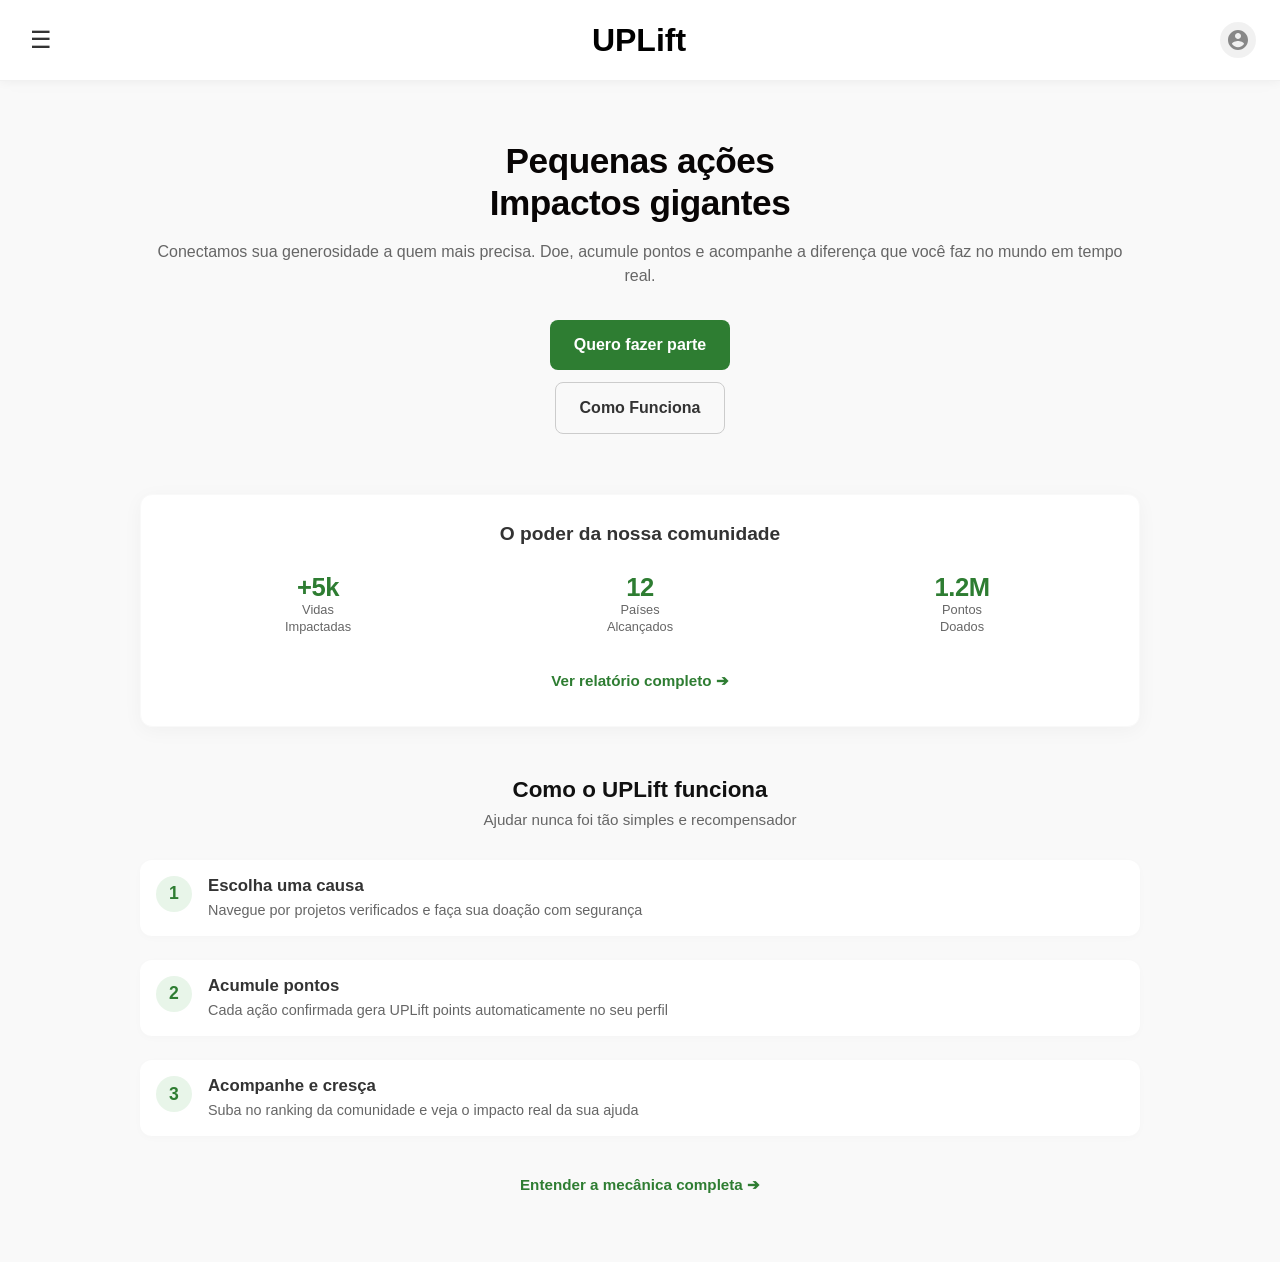
<file: index.html>
<!DOCTYPE html>
<html lang="pt-br">
<head>
    <meta charset="UTF-8">
    <meta name="viewport" content="width=device-width, initial-scale=1.0">
    <title>UPLift</title>
    <link rel="stylesheet" href="estilos/style.css">
    <script src="script/script.js" defer></script>
</head>
<body>
    <header id="main-header">
        <button id="menu-btn">☰</button>    
        <h1>UPLift</h1>
        <nav id="menu-mobile">
            <ul>
                <li><a href="#" id="link-menu-impacto">IMPACTO</a></li>
                <li><a href="#" id="link-menu-funcionamento">FUNCIONAMENTO</a></li>
                <li><a href="#" id="link-menu-cadastro">CADASTRO</a></li>
                <li><a href="#" id="link-menu-login">LOGIN</a></li>
            </ul>
        </nav>

        <div id="perfil-usuario">
           <button id="btn-avatar">
                <svg viewBox="0 0 24 24" fill="#888888" height="24" width="24" xmlns="http://www.w3.org/2000/svg">
                <path d="M12 2C6.48 2 2 6.48 2 12s4.48 10 10 10 10-4.48 10-10S17.52 2 12 2zm0 3c1.66 0 3 1.34 3 3s-1.34 3-3 3-3-1.34-3-3 1.34-3 3-3zm0 14.2c-2.5 0-4.71-1.28-6-3.22.03-1.99 4-3.08 6-3.08 1.99 0 5.97 1.09 6 3.08-1.29 1.94-3.5 3.22-6 3.22z"></path>
                </svg>
           </button>
        </div>
    </header>

    <main id="conteudo-principal">
        <section id="inicio">
            <div id="inicio-conteudo">
                <h2>Pequenas ações<br>Impactos gigantes</h2>
                <p>Conectamos sua generosidade a quem mais precisa. Doe, acumule pontos e acompanhe a diferença que você faz no mundo em tempo real.</p>
                <div id="botoes-inicio">
                    <button class="btn-primario" id="btn-iniciar-cadastro">Quero fazer parte</button>
                    <button class="btn-secundario" id="btn-funcionamento">Como Funciona</button>
                </div>
            </div>
        </section>

        <section id="impacto-preview">
            <div class="impacto-card">
                <h3>O poder da nossa comunidade</h3>

                <div class="grid-numeros">
                    <div class="numero-item">
                        <span class="numero-destaque">+5k</span>
                        <span class="numero-texto">Vidas<br>Impactadas</span>
                    </div>
                    <div class="numero-item">
                        <span class="numero-destaque">12</span>
                        <span class="numero-texto">Países<br>Alcançados</span>
                    </div>
                    <div class="numero-item">
                        <span class="numero-destaque">1.2M</span>
                        <span class="numero-texto">Pontos<br>Doados</span>
                    </div>
                </div>

                <a href="#" class="link-saiba-mais" id="btn-ver-relatorio">Ver relatório completo ➔</a>
            </div>
        </section>

        <section id="loja-preview" style="display: none;">
            <div class="impacto-card">
                <h3>UPLift Store</h3>
                <p style="color: #666; font-size: 0.95rem; margin-bottom: 20px;">Use seus UPLift Points para resgatar passagens, cupons de apps de entrega, descontos em faculdades e streamings.</p>
                
                <button id="btn-acessar-loja" class="btn-secundario btn-full" style="display: flex; justify-content: center; align-items: center; gap: 8px;">
                    <span style="font-size: 1.2rem;">🛍️</span> Entrar na Loja
                </button>

                <div class="container-patrocinadores">
                    <span class="titulo-patrocinadores">Marcas que apoiam essa ideia:</span>
                    <div class="carrossel-patrocinadores">
                        <div class="trilha-patrocinadores">
                            <div class="patrocinador-item">✈️ VoeMais Air</div>
                            <div class="patrocinador-item">🎬 CineStream</div>
                            <div class="patrocinador-item">🍔 FoodFast</div>
                            <div class="patrocinador-item">🎓 UniEnsino</div>
                            <div class="patrocinador-item">🛍️ MegaShop</div>
                            
                            <div class="patrocinador-item">✈️ VoeMais Air</div>
                            <div class="patrocinador-item">🎬 CineStream</div>
                            <div class="patrocinador-item">🍔 FoodFast</div>
                            <div class="patrocinador-item">🎓 UniEnsino</div>
                            <div class="patrocinador-item">🛍️ MegaShop</div>
                        </div>
                    </div>
                </div>
            </div>
        </section>

        <section id="como-funciona-preview">
            
            <div id="bloco-visitante">
                <div class="como-funciona-header">
                    <h3>Como o UPLift funciona</h3>
                    <p>Ajudar nunca foi tão simples e recompensador</p>
                </div>

                <div class="passos-container">
                    <div class="passo-item">
                        <div class="passo-numero">1</div>
                        <div class="passo-texto">
                            <h4>Escolha uma causa</h4>
                            <p>Navegue por projetos verificados e faça sua doação com segurança</p>
                        </div>
                    </div>
                    <div class="passo-item">
                        <div class="passo-numero">2</div>
                        <div class="passo-texto">
                            <h4>Acumule pontos</h4>
                            <p>Cada ação confirmada gera UPLift points automaticamente no seu perfil</p>
                        </div>
                    </div>
                    <div class="passo-item">
                        <div class="passo-numero">3</div>
                        <div class="passo-texto">
                            <h4>Acompanhe e cresça</h4>
                            <p>Suba no ranking da comunidade e veja o impacto real da sua ajuda</p>
                        </div>
                    </div>
                </div>
                
                <a href="#" class="link-saiba-mais btn-centralizado">Entender a mecânica completa ➔</a>
            </div> <div id="bloco-usuario-logado" style="display: none;">
                <div class="como-funciona-header">
                    <h3>Meu Impacto Pessoal</h3>
                    <p>O reflexo da sua generosidade no mundo.</p>
                </div>

                <div class="grid-numeros" style="margin-bottom: 32px;">
                    <div class="numero-item">
                        <span class="numero-destaque" style="color: #2e7d32;">3</span>
                        <span class="numero-texto">Doações<br>Realizadas</span>
                    </div>
                    <div class="numero-item">
                        <span class="numero-destaque" style="color: #2e7d32;">15</span>
                        <span class="numero-texto">Vidas<br>Alcançadas</span>
                    </div>
                    <div class="numero-item">
                        <span class="numero-destaque" style="font-size: 1.5rem; margin-bottom: 6px;">Água</span>
                        <span class="numero-texto">Causa<br>Favorita</span>
                    </div>
                </div>
                
                <a href="#" class="link-saiba-mais btn-centralizado">Ver relatório detalhado ➔</a>
            </div>

        </section>
    </main>
    <div id="modal-perfil" class="js-modal-overlay">
        <div id="modal-box">
            <button id="fechar-modal" class="fechar-modal-cadastro js-fechar-modal">X</button>
            <div class="modal-avatar">FN</div>
            <h2 class="modal-nome">Felipe Neves</h2>
            <span class="modal-pontos">1250 pts</span>

            <button id="btn-deslogar" class="btn-sair">Sair da conta</button>
        </div>
    </div>
    <div id="modal-tipo-cadastro" class="js-modal-overlay">
        <div class="modal-box-cadastro">
            <button class="fechar-modal-cadastro js-fechar-modal" id="fechar-tipo-cadastro">X</button>
            <h2 class="titulo-cadasstro">Junte-se ao UPLift</h2>
            <p class="subtitulo-cadastro">Como você deseja participar da nossa comunidade?</p>

            <div class="opcoes-cadastro">
                <button id="btn-escolha-doador" class="btn-opcao">
                    <span class="opcao-icone">👤</span>
                    <div class="opcao-texto">
                        <strong>Doador</strong>
                        <span>Quero apoiar causas e acumular pontos</span>
                    </div>
                </button>

                <button id="btn-escolha-empresa" class="btn-opcao">
                    <span class="opcao-icone">🏢</span>
                    <div class="opcao-texto">
                        <strong>Empresa Parceira</strong>
                        <span>Quero oferecer recompensas e apoiar</span>
                    </div>
                </button>
            </div>    

            <div class="link-login-rodape">
                Já tem uma conta? <a href="#" id="link-abrir-login">Faça Login</a>
            </div>            
        </div>
    </div>   
    
    <div id="modal-login" class="js-modal-overlay">
        <div class="modal-box-login">
            <button class="fechar-modal-login js-fechar-modal">X</button>
            <h2 class="titulo-login">Bem vindo de volta!</h2>
            <p class="subtitulo-login">Acesse sua conta para continuar impactando o mundo</p>

            <form id="form-login">
                <div class="grupo-input">
                    <label for="login-email">E-mail</label>
                    <input type="email" id="login-email" placeholder="seu@email.com" required>
                </div>
                <div class="grupo-input">
                    <label for="login-senha">Senha</label>
                    <input type="password" id="login-senha" placeholder="123senha" required>
                </div>

                <div class="opcoes-extras-login">
                    <a href="#" class="link-esqueci-senha">Esqueceu a senha?</a>
                </div>

                <button type="submit" class="btn-primario btn-full">Entrar</button>
            </form>

            <div class="link-login-rodape">
                Não tem uma conta? <a href="#" id="link-abrir-cadastro-pelo-login">Cadastre-se</a>
            </div>
        </div>
    </div>

    <div id="modal-doacao" class="js-modal-overlay">
        <div class="modal-box-cadastro">
            <button class="fechar-modal-cadastro js-fechar-modal">✕</button>
            <h2 class="titulo-cadastro">Faça sua Doação</h2>
            <p class="subtitulo-cadastro">Escolha a causa e o valor para transformar vidas.</p>

            <form id="form-doacao">
                <div class="grupo-input">
                    <label for="doacao-causa">Causa / Instituição</label>
                    <select id="doacao-causa" required>
                        <option value="" disabled selected>Selecione um projeto...</option>
                        <option value="agua">Água Limpa Para Todos (Angola)</option>
                        <option value="educacao">Educação Sem Fronteiras (Brasil)</option>
                        <option value="refugio">Refúgio e Esperança (Síria)</option>
                        <option value="saude">Saúde e Nutrição Infantil (Haiti)</option>
                    </select>
                </div>

                <div class="grupo-input">
                    <label for="doacao-valor">Valor da doação (R$)</label>
                    <input type="number" id="doacao-valor" placeholder="Ex: 50" min="5" step="1" required>
                </div>

                <div class="preview-pontos">
                    <span>Pontos gerados:</span>
                    <strong id="pontos-calculados">0 pts</strong>
                </div>

                <button type="submit" class="btn-primario btn-full" style="margin-top: 8px;">Confirmar Doação</button>
            </form>
        </div>
    </div>

    <div id="modal-loja-manutencao" class="js-modal-overlay">
        <div class="modal-box-cadastro" style="padding-top: 0; overflow: hidden;"> <div class="faixa-manutencao">
                🚧 EM CONSTRUÇÃO 🚧
            </div>
            
            <button class="fechar-modal-cadastro js-fechar-modal" style="top: 48px;">✕</button>
            
            <div style="padding: 24px 0 0 0; text-align: center;">
                <h2 class="titulo-cadastro" style="margin-bottom: 12px;">Loja em Breve!</h2>
                <p class="subtitulo-cadastro" style="line-height: 1.5;">Seção ainda em construção.</p>
                <p class="subtitulo-cadastro" style="line-height: 1.5; color: #111;">Continue acumulando seus <strong>pontos vitalícios</strong>. Avisaremos você assim que novos itens e resgates maravilhosos forem disponibilizados na loja!</p>
                
                <button class="btn-primario js-fechar-modal" style="margin-top: 24px; width: 100%;">Entendi, vou juntar pontos</button>
            </div>
        </div>
    </div>
</body>
</html>
</file>
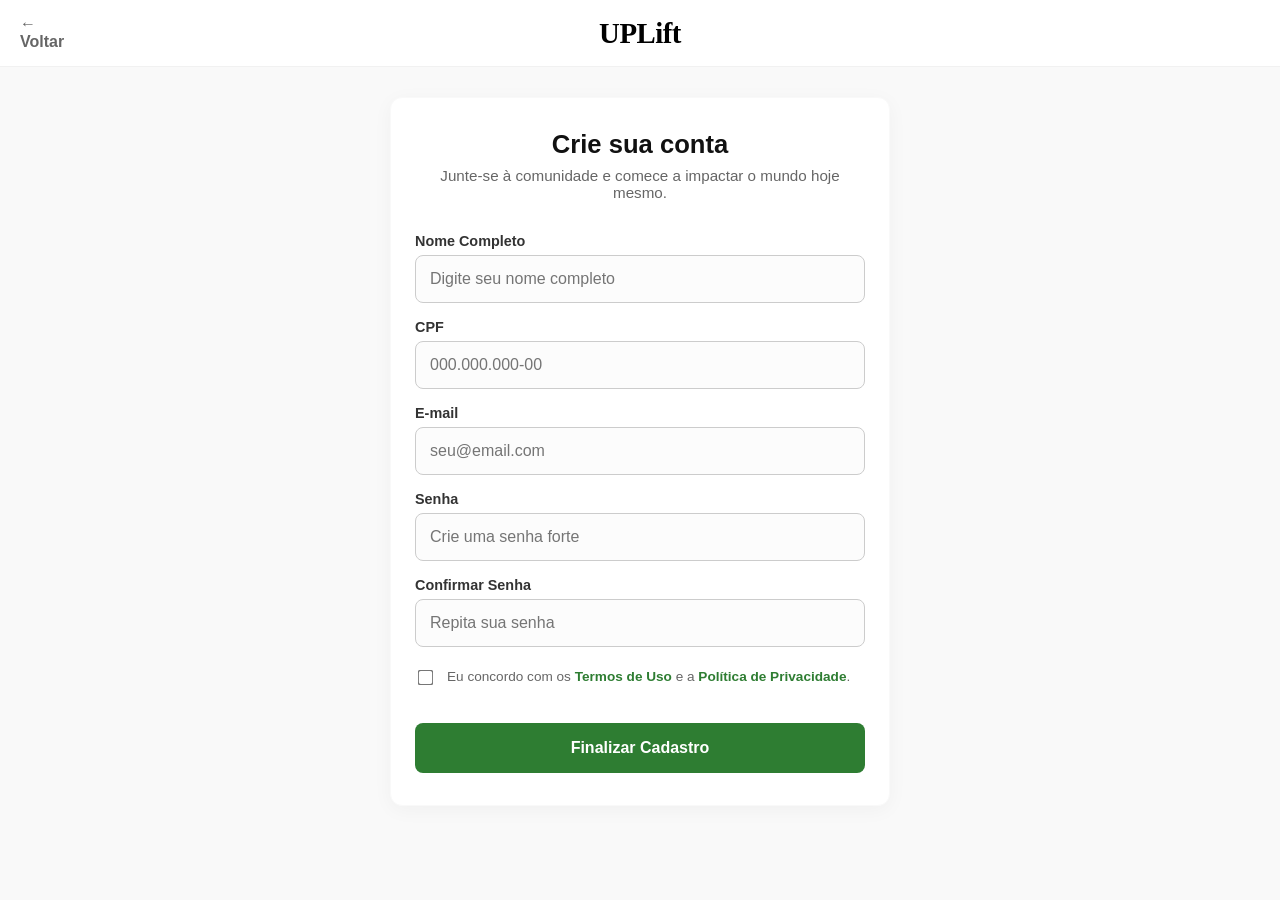
<file: cadastro-doador.html>
<!DOCTYPE html>
<html lang="pt-br">
<head>
    <meta charset="UTF-8">
    <meta name="viewport" content="width=device-width, initial-scale=1.0">
    <title>Cadastro Doador</title>
    <link rel="stylesheet" href="estilos/style.css">
</head>
<body style="background-color: #f9f9f9;">
    <header class="header-simples">
        <a href="index.html" class="btn-voltar">← Voltar</a>
        <h1 class="logo-simples">UPLift</h1>
        <div style="width: 60px;"></div>
    </header>

    <main class="container-cadastro-pagina">
        <div class="box-formulario-pagina">
            <div class="cabecalho-form">
                <h2>Crie sua conta</h2>
                <p>Junte-se à comunidade e comece a impactar o mundo hoje mesmo.</p>
            </div>

            <form id="form-cadastro-doador">
                <div class="grupo-input">
                    <label for="cad-nome">Nome Completo</label>
                    <input type="text" id="cad-nome" placeholder="Digite seu nome completo" required>
                </div>

                <div class="grupo-input">
                    <label for="cad-cpf">CPF</label>
                    <input type="text" id="cad-cpf" placeholder="000.000.000-00" required>
                </div>

                <div class="grupo-input">
                    <label for="cad-email">E-mail</label>
                    <input type="email" id="cad-email" placeholder="seu@email.com" required>
                </div>

                <div class="grupo-input">
                    <label for="cad-senha">Senha</label>
                    <input type="password" id="cad-senha" placeholder="Crie uma senha forte" required>
                </div>

                <div class="grupo-input">
                    <label for="cad-confirma-senha">Confirmar Senha</label>
                    <input type="password" id="cad-confirma-senha" placeholder="Repita sua senha" required>
                </div>

                <div class="termos-aceite">
                    <input type="checkbox" id="cad-termos" required>
                    <label for="cad-termos">Eu concordo com os <a href="#">Termos de Uso</a> e a <a href="#">Política de Privacidade</a>.</label>
                </div>

                <button type="submit" class="btn-primario btn-full" style="margin-top: 16px;">Finalizar Cadastro</button>
            </form>
        </div>
    </main>
</body>
</html>
</file>
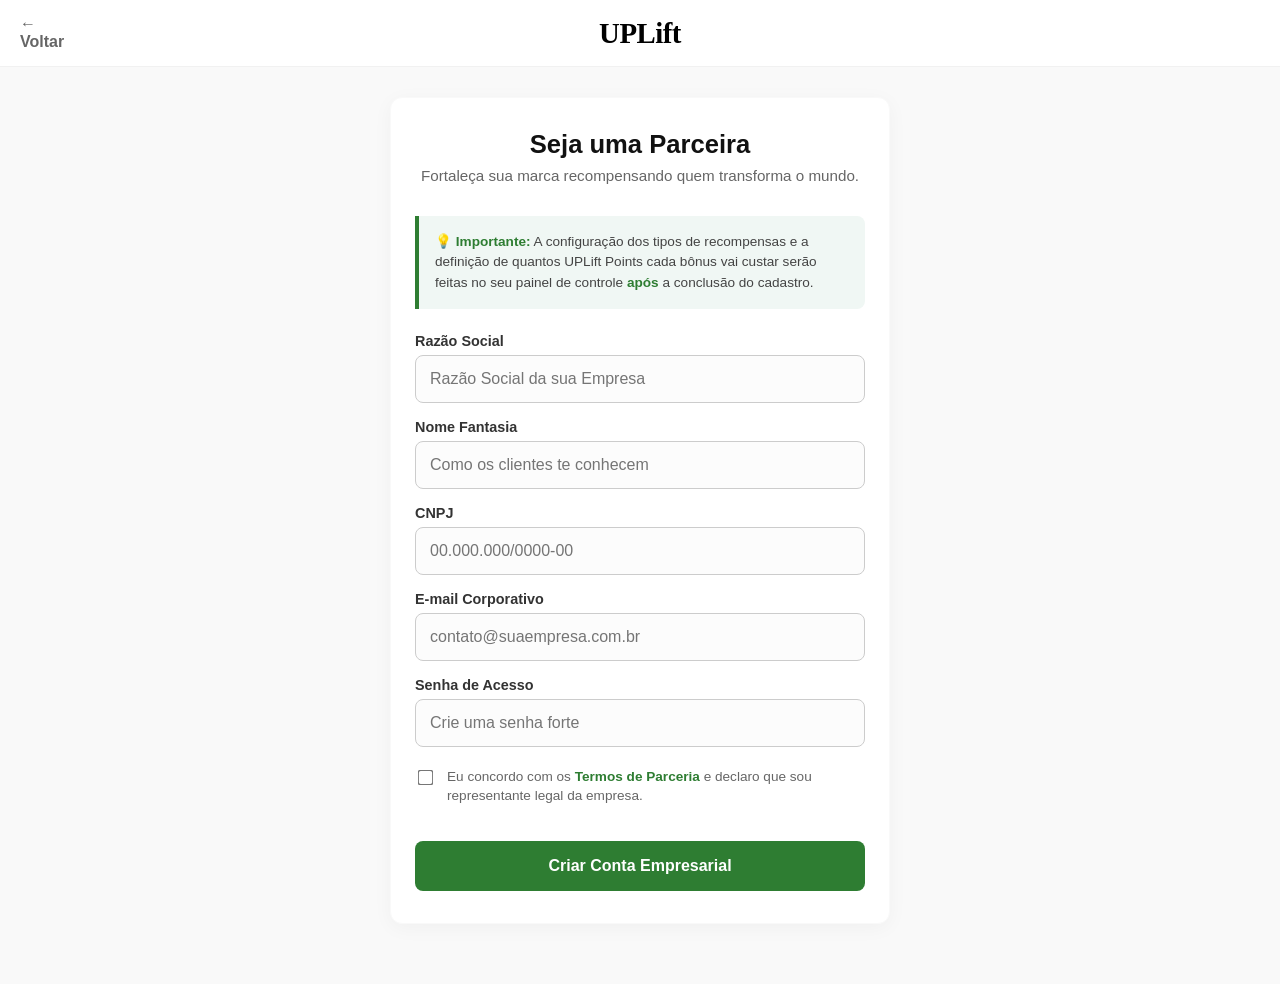
<file: cadastro-empresa.html>
<!DOCTYPE html>
<html lang="pt-br">
<head>
    <meta charset="UTF-8">
    <meta name="viewport" content="width=device-width, initial-scale=1.0">
    <title>Cadastro Empresa - UPLift</title>
    <link rel="stylesheet" href="estilos/style.css">
</head>
<body style="background-color: #f9f9f9;">
    
    <header class="header-simples">
        <a href="index.html" class="btn-voltar">← Voltar</a>
        <h1 class="logo-simples">UPLift</h1>
        <div style="width: 60px;"></div>
    </header>

    <main class="container-cadastro-pagina">
        <div class="box-formulario-pagina">
            <div class="cabecalho-form">
                <h2>Seja uma Parceira</h2>
                <p>Fortaleça sua marca recompensando quem transforma o mundo.</p>
            </div>

            <div class="aviso-configuracao">
                <strong>💡 Importante:</strong> A configuração dos tipos de recompensas e a definição de quantos UPLift Points cada bônus vai custar serão feitas no seu painel de controle <strong>após</strong> a conclusão do cadastro.
            </div>

            <form id="form-cadastro-empresa">
                <div class="grupo-input">
                    <label for="cad-emp-razao">Razão Social</label>
                    <input type="text" id="cad-emp-razao" placeholder="Razão Social da sua Empresa" required>
                </div>

                <div class="grupo-input">
                    <label for="cad-emp-fantasia">Nome Fantasia</label>
                    <input type="text" id="cad-emp-fantasia" placeholder="Como os clientes te conhecem" required>
                </div>

                <div class="grupo-input">
                    <label for="cad-emp-cnpj">CNPJ</label>
                    <input type="text" id="cad-emp-cnpj" placeholder="00.000.000/0000-00" required>
                </div>

                <div class="grupo-input">
                    <label for="cad-emp-email">E-mail Corporativo</label>
                    <input type="email" id="cad-emp-email" placeholder="contato@suaempresa.com.br" required>
                </div>

                <div class="grupo-input">
                    <label for="cad-emp-senha">Senha de Acesso</label>
                    <input type="password" id="cad-emp-senha" placeholder="Crie uma senha forte" required>
                </div>

                <div class="termos-aceite">
                    <input type="checkbox" id="cad-emp-termos" required>
                    <label for="cad-emp-termos">Eu concordo com os <a href="#">Termos de Parceria</a> e declaro que sou representante legal da empresa.</label>
                </div>

                <button type="submit" class="btn-primario btn-full" style="margin-top: 16px;">Criar Conta Empresarial</button>
            </form>
        </div>
    </main>

</body>
</html>
</file>
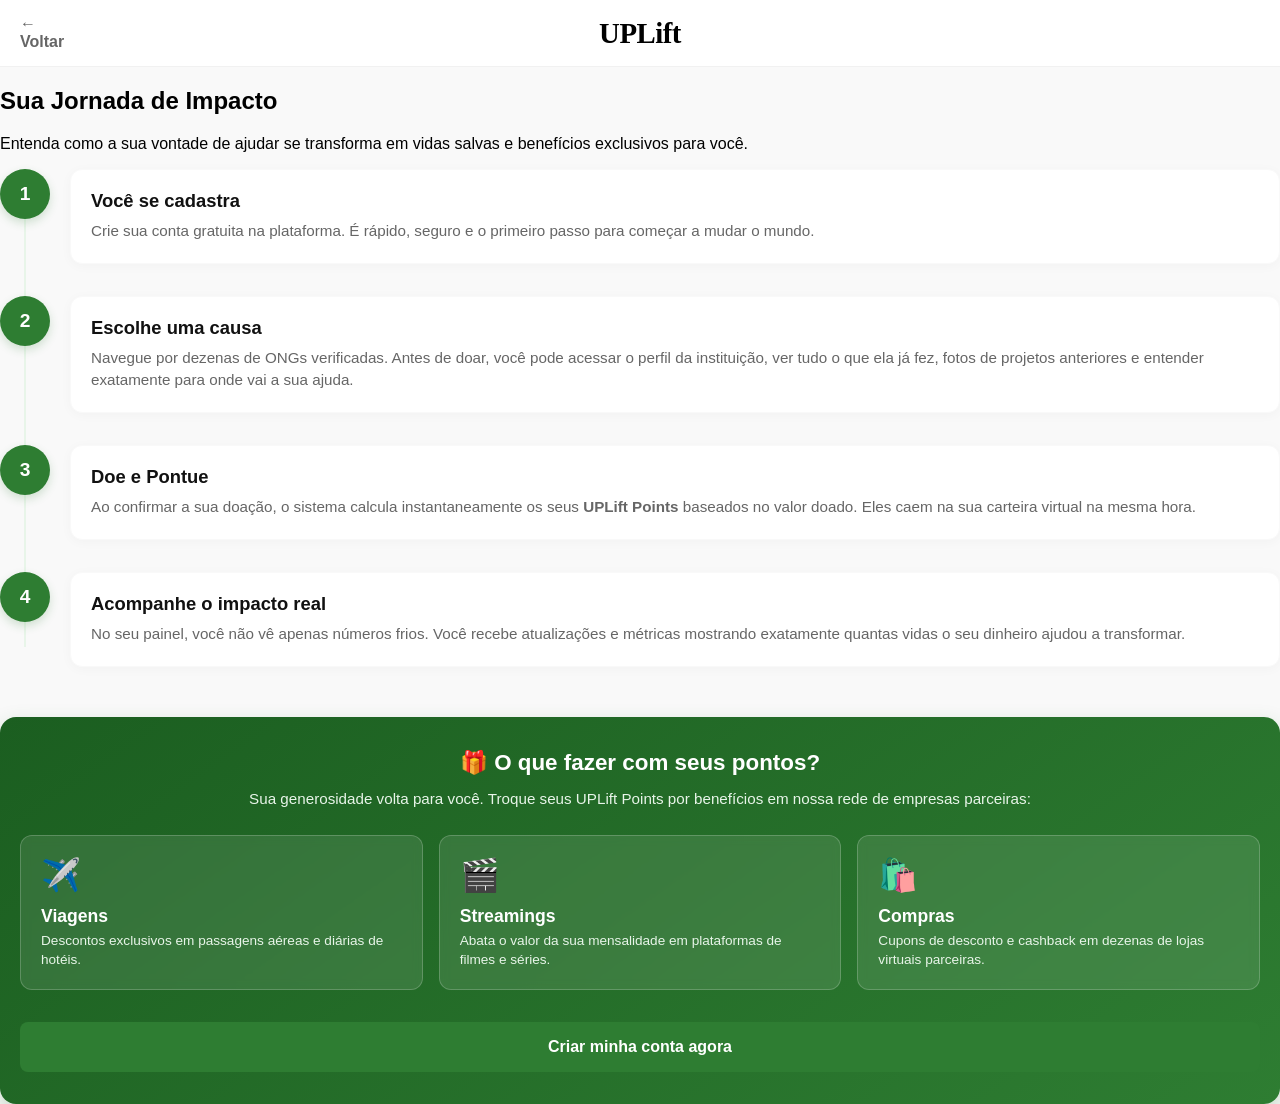
<file: funcionamento.html>
<!DOCTYPE html>
<html lang="pt-br">
<head>
    <meta charset="UTF-8">
    <meta name="viewport" content="width=device-width, initial-scale=1.0">
    <title>Como Funciona - UPLift</title>
    <link rel="stylesheet" href="estilos/style.css">
</head>
<body style="background-color: #f9f9f9;">
    
    <header class="header-simples">
        <a href="index.html" class="btn-voltar">← Voltar</a>
        <h1 class="logo-simples">UPLift</h1>
        <div style="width: 60px;"></div>
    </header>

    <main class="container-pagina-padrao">
        
        <div class="cabecalho-pagina">
            <h2>Sua Jornada de Impacto</h2>
            <p>Entenda como a sua vontade de ajudar se transforma em vidas salvas e benefícios exclusivos para você.</p>
        </div>

        <div class="jornada-container">
            
            <div class="jornada-passo">
                <div class="jornada-icone">1</div>
                <div class="jornada-conteudo">
                    <h3>Você se cadastra</h3>
                    <p>Crie sua conta gratuita na plataforma. É rápido, seguro e o primeiro passo para começar a mudar o mundo.</p>
                </div>
            </div>

            <div class="jornada-passo">
                <div class="jornada-icone">2</div>
                <div class="jornada-conteudo">
                    <h3>Escolhe uma causa</h3>
                    <p>Navegue por dezenas de ONGs verificadas. Antes de doar, você pode acessar o perfil da instituição, ver tudo o que ela já fez, fotos de projetos anteriores e entender exatamente para onde vai a sua ajuda.</p>
                </div>
            </div>

            <div class="jornada-passo">
                <div class="jornada-icone">3</div>
                <div class="jornada-conteudo">
                    <h3>Doe e Pontue</h3>
                    <p>Ao confirmar a sua doação, o sistema calcula instantaneamente os seus <strong>UPLift Points</strong> baseados no valor doado. Eles caem na sua carteira virtual na mesma hora.</p>
                </div>
            </div>

            <div class="jornada-passo">
                <div class="jornada-icone">4</div>
                <div class="jornada-conteudo">
                    <h3>Acompanhe o impacto real</h3>
                    <p>No seu painel, você não vê apenas números frios. Você recebe atualizações e métricas mostrando exatamente quantas vidas o seu dinheiro ajudou a transformar.</p>
                </div>
            </div>

        </div>

        <div class="recompensas-destaque">
            <h3 class="titulo-recompensas">🎁 O que fazer com seus pontos?</h3>
            <p>Sua generosidade volta para você. Troque seus UPLift Points por benefícios em nossa rede de empresas parceiras:</p>
            
            <div class="grid-recompensas">
                <div class="card-recompensa">
                    <div class="recompensa-emoji">✈️</div>
                    <h4>Viagens</h4>
                    <p>Descontos exclusivos em passagens aéreas e diárias de hotéis.</p>
                </div>
                <div class="card-recompensa">
                    <div class="recompensa-emoji">🎬</div>
                    <h4>Streamings</h4>
                    <p>Abata o valor da sua mensalidade em plataformas de filmes e séries.</p>
                </div>
                <div class="card-recompensa">
                    <div class="recompensa-emoji">🛍️</div>
                    <h4>Compras</h4>
                    <p>Cupons de desconto e cashback em dezenas de lojas virtuais parceiras.</p>
                </div>
            </div>
            
            <button class="btn-primario btn-centralizado" style="margin-top: 32px; width: 100%;">Criar minha conta agora</button>
        </div>

    </main>

</body>
</html>
</file>
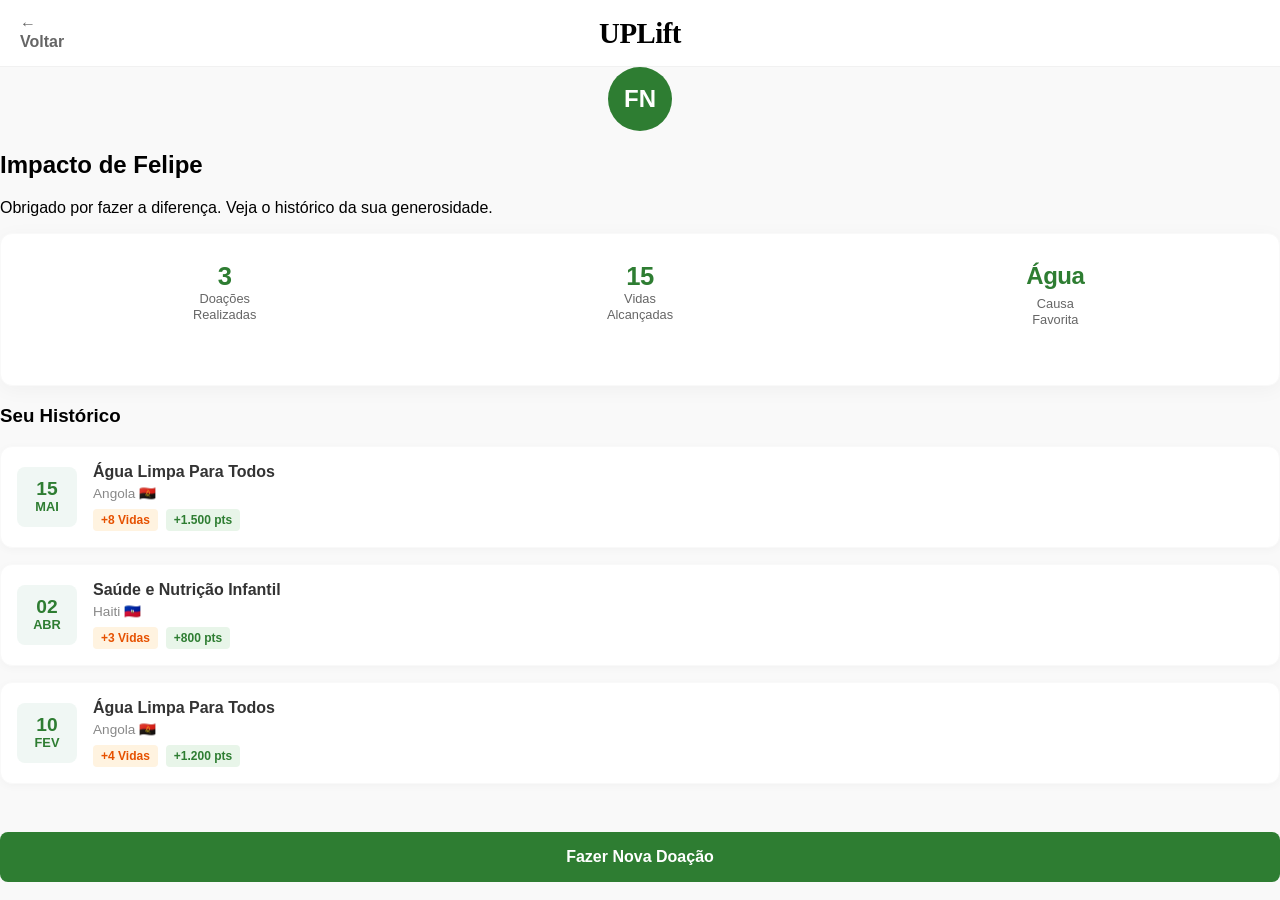
<file: relatorio-pessoal.html>
<!DOCTYPE html>
<html lang="pt-br">
<head>
    <meta charset="UTF-8">
    <meta name="viewport" content="width=device-width, initial-scale=1.0">
    <title>Meu Impacto - UPLift</title>
    <link rel="stylesheet" href="estilos/style.css">
</head>
<body style="background-color: #f9f9f9;">
    
    <header class="header-simples">
        <a href="index.html" class="btn-voltar">← Voltar</a>
        <h1 class="logo-simples">UPLift</h1>
        <div style="width: 60px;"></div>
    </header>

    <main class="container-pagina-padrao">
        
        <div class="cabecalho-pagina">
            <div class="avatar-grande">FN</div>
            <h2>Impacto de Felipe</h2>
            <p>Obrigado por fazer a diferença. Veja o histórico da sua generosidade.</p>
        </div>

        <div class="impacto-card card-destaque">
            <div class="grid-numeros">
                <div class="numero-item">
                    <span class="numero-destaque" style="color: #2e7d32;">3</span>
                    <span class="numero-texto">Doações<br>Realizadas</span>
                </div>
                <div class="numero-item">
                    <span class="numero-destaque" style="color: #2e7d32;">15</span>
                    <span class="numero-texto">Vidas<br>Alcançadas</span>
                </div>
                <div class="numero-item">
                    <span class="numero-destaque" style="font-size: 1.5rem; margin-bottom: 6px;">Água</span>
                    <span class="numero-texto">Causa<br>Favorita</span>
                </div>
            </div>
        </div>

        <h3 class="titulo-secao-relatorio">Seu Histórico</h3>
        
        <div class="lista-historico">
            
            <div class="item-historico">
                <div class="data-historico">
                    <span class="dia">15</span>
                    <span class="mes">Mai</span>
                </div>
                <div class="conteudo-historico">
                    <h4>Água Limpa Para Todos</h4>
                    <p class="local-historico">Angola 🇦🇴</p>
                    <div class="tags-historico">
                        <span class="tag-vidas">+8 Vidas</span>
                        <span class="tag-pontos">+1.500 pts</span>
                    </div>
                </div>
            </div>

            <div class="item-historico">
                <div class="data-historico">
                    <span class="dia">02</span>
                    <span class="mes">Abr</span>
                </div>
                <div class="conteudo-historico">
                    <h4>Saúde e Nutrição Infantil</h4>
                    <p class="local-historico">Haiti 🇭🇹</p>
                    <div class="tags-historico">
                        <span class="tag-vidas">+3 Vidas</span>
                        <span class="tag-pontos">+800 pts</span>
                    </div>
                </div>
            </div>

            <div class="item-historico">
                <div class="data-historico">
                    <span class="dia">10</span>
                    <span class="mes">Fev</span>
                </div>
                <div class="conteudo-historico">
                    <h4>Água Limpa Para Todos</h4>
                    <p class="local-historico">Angola 🇦🇴</p>
                    <div class="tags-historico">
                        <span class="tag-vidas">+4 Vidas</span>
                        <span class="tag-pontos">+1.200 pts</span>
                    </div>
                </div>
            </div>

        </div>

        <button class="btn-primario" style="width: 100%; margin-top: 24px;">Fazer Nova Doação</button>

    </main>

</body>
</html>
</file>
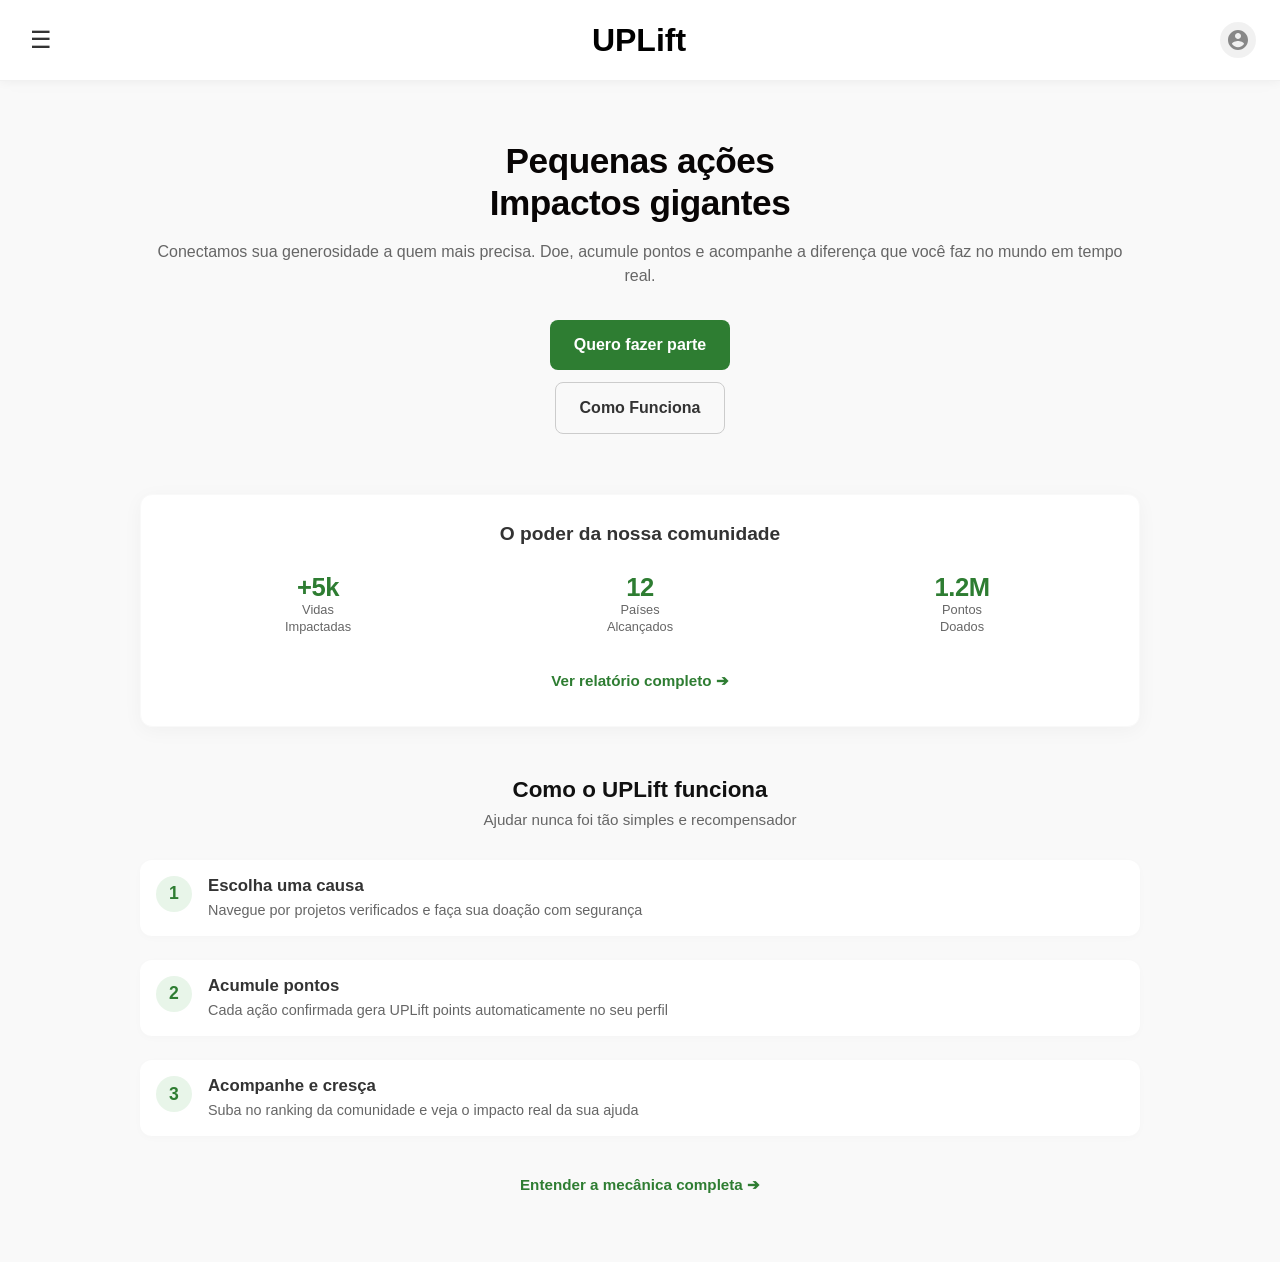
<file: tela01.html>
<!DOCTYPE html>
<html lang="pt-br">
<head>
    <meta charset="UTF-8">
    <meta name="viewport" content="width=device-width, initial-scale=1.0">
    <title>UPLift</title>
    <link rel="stylesheet" href="estilos/style.css">
    <script src="script/script.js" defer></script>
</head>
<body>
    <header id="main-header">
        <button id="menu-btn">☰</button>    
        <h1>UPLift</h1>
        <nav id="menu-mobile">
            <ul>
                <li><a href="#">INÍCIO</a></li>
                <li><a href="#">IMPACTO</a></li>
                <li><a href="#">FUNCIONAMENTO</a></li>
                <li><a href="#" id="link-menu-cadastro">CADASTRO</a></li>
                <li><a href="#" id="link-menu-login">LOGIN</a></li>
            </ul>
        </nav>

        <div id="perfil-usuario">
           <button id="btn-avatar">
                <svg viewBox="0 0 24 24" fill="#888888" height="24" width="24" xmlns="http://www.w3.org/2000/svg">
                <path d="M12 2C6.48 2 2 6.48 2 12s4.48 10 10 10 10-4.48 10-10S17.52 2 12 2zm0 3c1.66 0 3 1.34 3 3s-1.34 3-3 3-3-1.34-3-3 1.34-3 3-3zm0 14.2c-2.5 0-4.71-1.28-6-3.22.03-1.99 4-3.08 6-3.08 1.99 0 5.97 1.09 6 3.08-1.29 1.94-3.5 3.22-6 3.22z"></path>
        </svg>
           </button>
        </div>
    </header>

    <main id="conteudo-principal">
        <section id="inicio">
            <div id="inicio-conteudo">
                <h2>Pequenas ações<br>Impactos gigantes</h2>
                <p>Conectamos sua generosidade a quem mais precisa. Doe, acumule pontos e acompanhe a diferença que você faz no mundo em tempo real.</p>
                <div id="botoes-inicio">
                    <button class="btn-primario" id="btn-iniciar-cadastro">Quero fazer parte</button'>
                    <button class="btn-secundario">Como Funciona</button>
                </div>
            </div>
        </section>

        <section id="impacto-preview">
            <div class="impacto-card">
                <h3>O poder da nossa comunidade</h3>

                <div class="grid-numeros">
                    <div class="numero-item">
                        <span class="numero-destaque">+5k</span>
                        <span class="numero-texto">Vidas<br>Impactadas</span>
                    </div>
                    <div class="numero-item">
                        <span class="numero-destaque">12</span>
                        <span class="numero-texto">Países<br>Alcançados</span>
                    </div>
                    <div class="numero-item">
                        <span class="numero-destaque">1.2M</span>
                        <span class="numero-texto">Pontos<br>Doados</span>
                    </div>
                </div>

                <a href="#" class="link-saiba-mais">Ver relatório completo ➔</a>
            </div>
        </section>

        <section id="como-funciona-preview">
            <div class="como-funciona-header">
                <h3>Como o UPLift funciona</h3>
                <p>Ajudar nunca foi tão simples e recompensador</p>
            </div>

            <div class="passos-container">
                <div class="passo-item">
                    <div class="passo-numero">1</div>
                    <div class="passo-texto">
                        <h4>Escolha uma causa</h4>
                        <p>Navegue por projetos verificados e faça sua doação com segurança</p>
                    </div>
                </div>
              <div class="passo-item">
                    <div class="passo-numero">2</div>
                    <div class="passo-texto">
                        <h4>Acumule pontos</h4>
                        <p>Cada ação confirmada gera UPLift points automaticamente no seu perfil</p>
                    </div>
                </div>
              <div class="passo-item">
                    <div class="passo-numero">3</div>
                    <div class="passo-texto">
                        <h4>Acompanhe e cresça</h4>
                        <p>Suba no ranking da comunidade e veja o impacto real da sua ajuda</p>
                    </div>
                </div>
            </div>
            
            <a href="#" class="link-saiba-mais btn-centralizado">Entender a mecânica completa ➔</a>
        </section>
    </main>
    <div id="modal-perfil" class="js-modal-overlay">
        <div id="modal-box">
            <button id="fechar-modal" class="fechar-modal-cadastro js-fechar-modal">X</button>
            <div class="modal-avatar">FN</div>
            <h2 class="modal-nome">Felipe Neves</h2>
            <span class="modal-pontos">1250 pts</span>
        </div>
    </div>
    <div id="modal-tipo-cadastro" class="js-modal-overlay">
        <div class="modal-box-cadastro">
            <button class="fechar-modal-cadastro js-fechar-modal" id="fechar-tipo-cadastro">X</button>
            <h2 class="titulo-cadasstro">Junte-se ao UPLift</h2>
            <p class="subtitulo-cadastro">Como você deseja participar da nossa comunidade?</p>

            <div class="opcoes-cadastro">
                <button id="btn-escolha-doador" class="btn-opcao">
                    <span class="opcao-icone">👤</span>
                    <div class="opcao-texto">
                        <strong>Doador</strong>
                        <span>Quero apoiar causas e acumular pontos</span>
                    </div>
                </button>

                <button id="btn-escolha-empresa" class="btn-opcao">
                    <span class="opcao-icone">🏢</span>
                    <div class="opcao-texto">
                        <strong>Empresa Parceira</strong>
                        <span>Quero oferecer recompensas e apoiar</span>
                    </div>
                </button>
            </div>    

            <div class="link-login-rodape">
                Já tem uma conta?<a href="#" id="link-abrir-login">Faça Login</a>
            </div>            
        </div>
    </div>   
    
    <div id="modal-login" class="js-modal-overlay">
        <div class="modal-box-login">
            <button class="fechar-modal-login js-fechar-modal">X</button>
            <h2 class="titulo-login">Bem vindo de volta!</h2>
            <p class="subtitulo-login">Acesse sua conta para continuar impactando o mundo</p>

            <form id="form-login">
                <div class="grupo-input">
                    <label for="login-email">E-mail</label>
                    <input type="email" id="login-email" placeholder="seu@email.com" required>
                </div>
                <div class="grupo-input">
                    <label for="login-senha">Senha</label>
                    <input type="password" id="login-senha" placeholder="123senha" required>
                </div>

                <div class="opcoes-extras-login">
                    <a href="#" class="link-esqueci-senha">Esqueceu a senha?</a>
                </div>

                <button type="submit" class="btn-primario btn-full">Entrar</button>
            </form>

            <div class="link-login-rodape">
                Não tem uma conta? <a href="#" id="link-abrir-cadastro-pelo-login">Cadastre-se</a>
            </div>
        </div>
    </div>
</body>
</html>
</file>
<file: estilos/style.css>
@charset "UTF-8";

body {
    margin: 0;
    font-family: sans-serif;
    background-color: #f9f9f9;
}

header#main-header {
    display: flex;
    justify-content: space-between;
    align-items: center;
    padding: 10px 20px;
    background-color: #ffffff;
    box-shadow: 0 2px 10px rgba(0,0,0,0.05);
    height: 60px;

    position: sticky;
    top: 0;
    z-index: 100;

    padding-left: 24px;
    padding-right: 24px;
}


div#main-header h1{
    font-family: Cambria, Cochin, Georgia, Times, 'Times New Roman', serif;
    font-size: 2.2rem;
    letter-spacing: -0.5px;
    color: #000000;
    text-align: center;

    position: absolute;
    left: 50%;
    transform: translateX(-50%);
}

button#menu-btn {
    background: none;
    border: none;
    font-size: 24px;
    color: #333;
    cursor: pointer;
    text-align: left;
    padding: 6px;
    width: max-content;

    outline: none; 
    -webkit-tap-highlight-color: transparent;
}

button#menu-btn:hover {
    background-color: lightgrey;
    border-radius: 4px;
}

nav#menu-mobile {
    position: absolute;
    top: 100%;
    left: 0;
    width: 100%;
    border-top: 1px solid #f1f1f1;
    box-shadow: 0 8px 16px rgba(0, 0, 0, 0.08);
    background-color: #ffffff;
    

    max-height: 0;
    overflow: hidden;
    transition: max-height 0.4s ease-in-out;
    z-index: 99;
}

nav#menu-mobile.aberto{
    max-height: 350px;
}

nav#menu-mobile ul {
    list-style: none;
    padding: 20px 24px;
    margin: 0;
    display: flex;
    flex-direction: column;
    gap: 20px;
}

div#perfil-usuario{
    display: flex;
    align-items: center;
    padding: 0;
}

button#btn-avatar {
    width: 36px;
    height: 36px;
    border-radius: 50%;
    background-color: #f1f1f1f1;
    color: black;
    border: none;
    font-weight: 700;
    font-size: 14px;
    cursor: pointer;
    display: flex;
    align-items: center;
    justify-content: center;
    transition: background-color 0.2s;

    
}

button#btn-avatar:hover {
    background-color: #e0e0e0;
}

#modal-doacao {
    position: fixed;
    top: 0;
    left: 0;
    width: 100vw;
    height: 100vh;
    background-color: rgba(0, 0, 0, 0.5);
    display: flex;
    align-items: center;
    justify-content: center;
    z-index: 9999;
    
    opacity: 0;
    pointer-events: none;
    transition: opacity 0.3s ease;
}

#modal-doacao.ativo {
    opacity: 1;
    pointer-events: all;
}

#modal-doacao .modal-box-cadastro {
    transform: translateY(20px);
    transition: transform 0.3s ease;
}

#modal-doacao.ativo .modal-box-cadastro {
    transform: translateY(0);
}

#modal-perfil{
    position: fixed;
    top: 0;
    left: 0;
    width: 100vw;
    height: 100vh;
    background-color: rgba(0, 0, 0, 0.05);
    display: flex;
    align-items: center;
    justify-content: center;
    z-index: 9999;

    opacity: 0;
    pointer-events: none;
    transition: opacity 0.3s ease;
}

#modal-perfil.ativo{
    opacity: 1;
    pointer-events: all;
}

#modal-box {
    background-color: #ffffff;
    padding: 30px 20px;
    border-radius: 12px;
    width: 80%;
    max-width: 320px;
    text-align: center;
    position: relative;
    box-shadow: 0 10px 25px rgba(0, 0, 0, 0.1);

    transform: translateY(20px);
    transition: transform 0.3s ease;
}

#modal-perfil.ativo #modal-box {
    transform: translateY(0);
}

button#fechar-modal {
    position: absolute;
    top: 10px;
    right: 15px;
    background: none;
    border: none;
    font-size: 20px;
    cursor: pointer;
    color: #888888;
}

.modal-avatar {
    width: 60px;
    height: 60px;
    border-radius: 50%;
    background-color: #e8f5e9;
    color: black;
    font-size: 22px;
    font-weight: 800;
    display: flex;
    align-items: center;
    justify-content: center;
    margin: 0 auto 15px auto;
}

.modal-nome {
    font-size: 1.2rem;
    color: #333333;
    margin: 0 0 12px 0;
}

.modal-pontos {
    background-color: #e8f5e9;
    color: black;
    padding: 6px 14px;
    border-radius: 16px;
    font-size: 0.9rem;
    font-weight: 800;
    display: inline-block;
}

nav a {
    padding: 5px;
    width: fit-content;
    border-radius: 5px;
}
nav#menu-mobile a{
    text-decoration: none;
    color: #333333;
    font-weight: 600;
    font-size: 16px;
    letter-spacing: -0.2px;
    transition: color 0.2s ease;
    display: block;
}

nav#menu-mobile a:hover {
    background-color: lightgrey;
    color: black;
}
@media (hover: hover) {
    button#menu-btn:hover {
        background-color: black;
        color: white;
        border-radius: 4px;
    }
}

div#carrossel-parceiros {
    height: 100px;
    width: 70px;
    overflow: hidden;
    display: flex;
    justify-content: center;

    -webkit-mask-image: linear-gradient(to bottom, transparent 0%, black 30%, black 70%, transparent 100%);
    mask-image: linear-gradient(to bottom, transparent 0%, black 30%, black 70%, transparent 100%);
}

div#caminho-carrossel {
    display: flex;
    flex-direction: column;
    gap: 24px;
    align-items: center;
    height: max-content;
    animation: scrollVertical 12s linear infinite;
}

div#caminho-carrossel object {
    height: 28px;
    width: auto;
    max-width: 45px;

    opacity: 0.6;
    transition: all 0.3s ease;
}

main#conteudo-principal {
    padding: 20px;
    padding-left: 24px;
    padding-right: 24px;

    max-width: 1000px;
    margin: 0 auto;
}

section#inicio {
    display: flex;
    flex-direction: column;
    justify-content: center;
    text-align: center;
    padding: 40px 0 50px 0;
}

div#inicio-conteudo h2{
    font-size: 2.2rem;
    color: #080505;
    margin: 0 0 16px 0;
    line-height: 1.2;
    letter-spacing: -0.5px;
}

div#inicio-conteudo p {
    font-size: 1rem;
    color: #666666;
    margin: 0 0 32px 0;
    line-height: 1.5;
}

div#botoes-inicio {
    display: flex;
    flex-direction: column;
    gap: 12px;
}

.btn-primario {
    background-color: #2e7d32;
    width: fit-content;
    margin: auto;
    color: white;
    border: none;
    padding: 16px 24px;
    border-radius: 8px;
    font-size: 1rem;
    font-weight: 700;
    cursor: pointer;
    transition: background-color 0.2s;
    -webkit-tap-highlight-color: transparent;
}

.btn-primario:hover {
    background-color: #25682a46;
    color: #000000;
}

.btn-secundario {
    background-color: transparent;
    width: fit-content;
    margin: auto;
    color: #333333;
    border: 1px solid #cccccc;
    padding: 16px 24px;
    border-radius: 8px;
    font-size: 1rem;
    font-weight: 700;
    cursor: pointer;
    transition: background-color 0.2s;
    -webkit-tap-highlight-color: transparent;
}

.btn-secundario:hover {
    background-color: #f1f1f1;
}

section#impacto-preview {
    margin-top: 10px;
}

.impacto-card {
    background-color: #ffffff;
    border-radius: 12px;
    padding: 28px 20px;
    box-shadow: 0 4px 20px rgba(0, 0, 0, 0.04); 
    border: 1px solid #f9f9f9;
    text-align: center;
}

.impacto-card h3 {
    font-size: 1.2rem;
    color: #333333;
    margin: 0 0 28px 0;
    font-weight: 700;
}

.grid-numeros {
    display: flex;
    justify-content: space-between;
    align-items: flex-start;
    gap: 8px;
    margin-bottom: 28px;
}

.numero-item {
    display: flex;
    flex-direction: column;
    align-items: center;
    flex: 1; 
}

.numero-destaque {
    font-size: 1.6rem;
    font-weight: 800;
    color: #2e7d32; 
    letter-spacing: -0.5px;
}

.numero-texto {
    font-size: 0.8rem;
    color: #666666;
    line-height: 1.3;
}

.link-saiba-mais {
    display: inline-block;
    font-size: 0.95rem;
    font-weight: 700;
    color: #2e7d32;
    text-decoration: none;
    transition: color 0.2s ease;
    padding: 8px;
}

.link-saiba-mais:hover {
    color: #1b5e20;
    text-decoration: underline;
}

section#como-funciona-preview {
    margin-top: 50px;
    padding-bottom: 40px; 
}

.como-funciona-header {
    text-align: center;
    margin-bottom: 32px;
}

.como-funciona-header h3 {
    font-size: 1.4rem;
    color: #111111;
    margin: 0 0 8px 0;
    font-weight: 800;
}


.como-funciona-header p {
    font-size: 0.95rem;
    color: #666666;
    margin: 0;
}

.passos-container {
    display: flex;
    flex-direction: column;
    gap: 24px; 
    margin-bottom: 32px;
}

.passo-item {
    display: flex;
    align-items: flex-start;
    gap: 16px;
    background-color: #ffffff;
    padding: 16px;
    border-radius: 12px;
    box-shadow: 0 2px 8px rgba(0,0,0,0.02); 
}

.passo-numero {
    width: 36px;
    height: 36px;
    background-color: #e8f5e9;
    color: #2e7d32;
    border-radius: 50%;
    display: flex;
    align-items: center;
    justify-content: center;
    font-size: 1.1rem;
    font-weight: 800;
    flex-shrink: 0; 
}

.passo-texto h4 {
    font-size: 1.05rem;
    color: #333333;
    margin: 0 0 4px 0;
    font-weight: 700;
}

.passo-texto p {
    font-size: 0.9rem;
    color: #666666;
    margin: 0;
    line-height: 1.4;
}

.btn-centralizado {
    display: block;
    text-align: center;
    margin: 0 auto;
    width: fit-content;
}

#modal-tipo-cadastro {
    position: fixed;
    top: 0;
    left: 0;
    width: 100vw;
    height: 100vh;
    background-color: rgba(0, 0, 0, 0.5);
    display: flex;
    align-items: center;
    justify-content: center;
    z-index: 9999;
    
    opacity: 0;
    pointer-events: none;
    transition: opacity 0.3s ease;
}

#modal-tipo-cadastro.ativo {
    opacity: 1;
    pointer-events: all;
}

.modal-box-cadastro {
    background-color: #ffffff;
    padding: 32px 24px;
    border-radius: 12px;
    width: 85%;
    max-width: 350px;
    position: relative;
    box-shadow: 0 10px 25px rgba(0,0,0,0.1);
    
    transform: translateY(20px);
    transition: transform 0.3s ease;
}

#modal-tipo-cadastro.ativo .modal-box-cadastro {
    transform: translateY(0);
}

.fechar-modal-cadastro {
    position: absolute;
    top: 15px;
    right: 15px;
    background: none;
    border: none;
    font-size: 20px;
    cursor: pointer;
    color: #888888;
}

.titulo-cadastro {
    font-size: 1.4rem;
    color: #111111;
    margin: 0 0 8px 0;
    text-align: center;
}

.subtitulo-cadastro {
    font-size: 0.95rem;
    color: #666666;
    margin: 0 0 24px 0;
    text-align: center;
    line-height: 1.4;
}

.opcoes-cadastro {
    display: flex;
    flex-direction: column;
    gap: 12px;
}

.btn-opcao {
    display: flex;
    align-items: center;
    gap: 16px;
    background-color: #f9f9f9;
    border: 1px solid #eeeeee;
    padding: 16px;
    border-radius: 8px;
    cursor: pointer;
    text-align: left;
    transition: all 0.2s ease;
    -webkit-tap-highlight-color: transparent;
}

.btn-opcao:hover, .btn-opcao:focus {
    background-color: #e8f5e9;
    border-color: #2e7d32;
}

.opcao-icone {
    font-size: 24px;
    background-color: #ffffff;
    padding: 8px;
    border-radius: 50%;
    box-shadow: 0 2px 5px rgba(0,0,0,0.05);
}

.opcao-texto strong {
    display: block;
    font-size: 1.05rem;
    color: #333333;
    margin-bottom: 2px;
}

.opcao-texto span {
    font-size: 0.8rem;
    color: #777777;
}

.link-login-rodape {
    margin-top: 24px;
    text-align: center;
    font-size: 0.9rem;
    color: #666666;
}

.link-login-rodape a {
    color: #2e7d32;
    font-weight: 700;
    text-decoration: none;
}

#modal-login {
    position: fixed;
    top: 0;
    left: 0;
    width: 100vw;
    height: 100vh;
    background-color: rgba(0, 0, 0, 0.5);
    display: flex;
    align-items: center;
    justify-content: center;
    z-index: 9999;
    
    opacity: 0;
    pointer-events: none;
    transition: opacity 0.3s ease;
}

#modal-login.ativo {
    opacity: 1;
    pointer-events: all;
}

.modal-box-login {
    background-color: #ffffff;
    padding: 32px 24px;
    border-radius: 12px;
    width: 85%;
    max-width: 350px;
    position: relative;
    box-shadow: 0 10px 25px rgba(0,0,0,0.1);
    transform: translateY(20px);
    transition: transform 0.3s ease;
}

#modal-login.ativo .modal-box-login {
    transform: translateY(0);
}

.fechar-modal-login {
    position: absolute;
    top: 15px;
    right: 15px;
    background: none;
    border: none;
    font-size: 20px;
    cursor: pointer;
    color: #888888;
}

.titulo-login {
    font-size: 1.4rem;
    color: #111111;
    margin: 0 0 8px 0;
    text-align: center;
}

.subtitulo-login {
    font-size: 0.95rem;
    color: #666666;
    margin: 0 0 24px 0;
    text-align: center;
    line-height: 1.4;
}

.grupo-input {
    display: flex;
    flex-direction: column;
    text-align: left;
    margin-bottom: 16px;
}

.grupo-input label {
    font-size: 0.9rem;
    color: #333333;
    margin-bottom: 6px;
    font-weight: 700;
}

.grupo-input input {
    padding: 14px;
    border: 1px solid #cccccc;
    border-radius: 8px;
    font-size: 1rem;
    outline: none;
    transition: border-color 0.2s, background-color 0.2s;
    background-color: #fcfcfc;
}

.grupo-input input:focus {
    border-color: #2e7d32;
    background-color: #ffffff;
}

.opcoes-extras-login {
    text-align: right;
    margin-bottom: 24px;
}

.link-esqueci-senha {
    font-size: 0.85rem;
    color: #2e7d32;
    text-decoration: none;
    font-weight: 600;
}

.btn-full {
    width: 100%;
}

.header-simples {
    display: flex;
    justify-content: space-between;
    align-items: center;
    padding: 15px 20px;
    background-color: #ffffff;
    border-bottom: 1px solid #f1f1f1;
}

.logo-simples {
    font-family: Cambria, Cochin, Georgia, Times, 'Times New Roman', serif;
    font-size: 1.8rem;
    letter-spacing: -0.5px;
    color: #000000;
    margin: 0;
}

.btn-voltar {
    color: #666666;
    text-decoration: none;
    font-weight: 600;
    font-size: 1rem;
    width: 60px; /* Mesma largura do espaçador no HTML para centralizar o H1 */
}

.container-cadastro-pagina {
    padding: 30px 20px 60px 20px;
    display: flex;
    justify-content: center;
}

.box-formulario-pagina {
    background-color: #ffffff;
    padding: 32px 24px;
    border-radius: 12px;
    width: 100%;
    max-width: 450px; /* Evita que o form estique infinitamente no PC */
    box-shadow: 0 4px 20px rgba(0, 0, 0, 0.04);
    border: 1px solid #f9f9f9;
}

.cabecalho-form {
    text-align: center;
    margin-bottom: 32px;
}

.cabecalho-form h2 {
    font-size: 1.6rem;
    color: #111111;
    margin: 0 0 8px 0;
}

.cabecalho-form p {
    font-size: 0.95rem;
    color: #666666;
    margin: 0;
}


.termos-aceite {
    display: flex;
    align-items: flex-start;
    gap: 12px;
    margin: 20px 0;
}

.termos-aceite input[type="checkbox"] {
    margin-top: 4px;
    accent-color: #2e7d32; 
    transform: scale(1.2);
}

.termos-aceite label {
    font-size: 0.85rem;
    color: #666666;
    line-height: 1.4;
}

.termos-aceite a {
    color: #2e7d32;
    text-decoration: none;
    font-weight: 600;
}

.aviso-configuracao {
    background-color: #f0f7f4; /* Fundo suave com base no verde da marca */
    border-left: 4px solid #2e7d32; /* Borda lateral para dar destaque */
    padding: 16px;
    border-radius: 0 8px 8px 0;
    margin-bottom: 24px;
    font-size: 0.85rem;
    color: #444444;
    line-height: 1.5;
}

.aviso-configuracao strong {
    color: #2e7d32;
}

.lista-causas {
    display: flex;
    flex-direction: column;
    gap: 20px;
    margin-bottom: 40px;
}

.card-causa {
    position: relative;
    height: 280px;
    border-radius: 16px;
    overflow: hidden;
    box-shadow: 0 6px 15px rgba(0,0,0,0.08);
}

.bg-animado {
    position: absolute;
    top: 0; left: 0; width: 100%; height: 100%;
    z-index: 1;
    background-color: #dddddd; 
}

.img-slide {
    position: absolute;
    top: 0; left: 0; width: 100%; height: 100%;
    object-fit: cover; 
    opacity: 0;
}

.causa-conteudo {
    position: absolute;
    top: 0; left: 0; width: 100%; height: 100%;
    z-index: 2;
    padding: 20px;
    background: linear-gradient(to bottom, rgba(0,0,0,0.85) 0%, rgba(0,0,0,0.3) 45%, transparent 100%);
    display: flex;
    flex-direction: column;
    align-items: flex-start;
}

.causa-conteudo h4 {
    margin: 0 0 4px 0;
    font-size: 1.3rem;
    color: #ffffff;
    font-weight: 800;
}

.causa-local {
    font-size: 0.9rem;
    color: #eeeeee;
    margin-bottom: 16px;
}

.causa-dados {
    display: flex;
    gap: 8px;
    flex-wrap: wrap; 
}

.dado-badge {
    padding: 6px 12px;
    border-radius: 20px;
    font-size: 0.8rem;
    font-weight: 700;
    backdrop-filter: blur(4px); 
}

.badge-pontos {
    background-color: rgba(46, 125, 50, 0.9);
    color: #ffffff;
}

.badge-vidas {
    background-color: rgba(255, 255, 255, 0.2);
    color: #ffffff;
    border: 1px solid rgba(255, 255, 255, 0.4);
}

@keyframes crossfadeAnim {
    0%   { opacity: 1; } 
    25%  { opacity: 1; } 
    33%  { opacity: 0; } 
    92%  { opacity: 0; } 
    100% { opacity: 1; } 
}


.animacao-1 { animation: crossfadeAnim 12s infinite; }
.animacao-2 { animation: crossfadeAnim 12s infinite; animation-delay: 4s; }
.animacao-3 { animation: crossfadeAnim 12s infinite; animation-delay: 8s; }

.jornada-container {
    position: relative;
    margin-bottom: 50px;
}

/* Linha vertical que conecta os passos */
.jornada-container::before {
    content: '';
    position: absolute;
    top: 20px;
    bottom: 20px;
    left: 24px;
    width: 2px;
    background-color: #e8f5e9;
    z-index: 1;
}

.jornada-passo {
    display: flex;
    gap: 20px;
    margin-bottom: 32px;
    position: relative;
    z-index: 2;
}

.jornada-icone {
    width: 50px;
    height: 50px;
    background-color: #2e7d32;
    color: white;
    border-radius: 50%;
    display: flex;
    align-items: center;
    justify-content: center;
    font-size: 1.2rem;
    font-weight: 800;
    flex-shrink: 0;
    box-shadow: 0 4px 10px rgba(46, 125, 50, 0.2);
}

.jornada-conteudo {
    background-color: #ffffff;
    padding: 20px;
    border-radius: 12px;
    box-shadow: 0 2px 12px rgba(0,0,0,0.03);
    border: 1px solid #f9f9f9;
    flex: 1;
}

.jornada-conteudo h3 {
    font-size: 1.15rem;
    color: #111111;
    margin: 0 0 8px 0;
}

.jornada-conteudo p {
    font-size: 0.95rem;
    color: #666666;
    line-height: 1.5;
    margin: 0;
}

/* Área de Recompensas */
.recompensas-destaque {
    background: linear-gradient(145deg, #1b5e20, #2e7d32); /* Fundo verde gradiente */
    border-radius: 16px;
    padding: 32px 20px;
    text-align: center;
    color: white;
    box-shadow: 0 8px 20px rgba(46, 125, 50, 0.25);
}

.titulo-recompensas {
    font-size: 1.4rem;
    margin: 0 0 12px 0;
    color: white;
}

.recompensas-destaque > p {
    font-size: 0.95rem;
    margin: 0 0 24px 0;
    color: #e8f5e9;
    line-height: 1.5;
}

.grid-recompensas {
    display: flex;
    flex-direction: column; /* Em celulares, fica um embaixo do outro */
    gap: 16px;
}

.card-recompensa {
    background-color: rgba(255, 255, 255, 0.1);
    border: 1px solid rgba(255, 255, 255, 0.2);
    padding: 20px;
    border-radius: 12px;
    backdrop-filter: blur(5px);
    text-align: left;
    display: flex;
    flex-direction: column;
}

.recompensa-emoji {
    font-size: 2rem;
    margin-bottom: 12px;
}

.card-recompensa h4 {
    margin: 0 0 4px 0;
    font-size: 1.1rem;
    color: white;
}

.card-recompensa p {
    margin: 0;
    font-size: 0.85rem;
    color: #e8f5e9;
    line-height: 1.4;
}

.btn-sair {
    width: 100%;
    margin-top: 24px;
    padding: 12px;
    background-color: transparent;
    border: 1px solid #ff5252;
    color: #ff5252;
    border-radius: 8px;
    font-size: 1rem;
    font-weight: 700;
    cursor: pointer;
    transition: all 0.2s ease;
}

.btn-sair:hover {
    background-color: #ffebee;
}

.avatar-grande {
    width: 64px;
    height: 64px;
    background-color: #2e7d32;
    color: white;
    border-radius: 50%;
    display: flex;
    align-items: center;
    justify-content: center;
    font-size: 1.5rem;
    font-weight: 800;
    margin: 0 auto 16px auto;
}

.lista-historico {
    display: flex;
    flex-direction: column;
    gap: 16px;
    margin-bottom: 24px;
}

.item-historico {
    display: flex;
    align-items: center;
    background-color: #ffffff;
    padding: 16px;
    border-radius: 12px;
    box-shadow: 0 2px 8px rgba(0,0,0,0.03);
    border: 1px solid #f9f9f9;
}

.data-historico {
    display: flex;
    flex-direction: column;
    align-items: center;
    justify-content: center;
    background-color: #f0f7f4;
    color: #2e7d32;
    min-width: 60px;
    height: 60px;
    border-radius: 8px;
    margin-right: 16px;
}

.data-historico .dia {
    font-size: 1.2rem;
    font-weight: 800;
    line-height: 1;
}

.data-historico .mes {
    font-size: 0.8rem;
    font-weight: 600;
    text-transform: uppercase;
}

.conteudo-historico {
    flex: 1;
}

.conteudo-historico h4 {
    margin: 0 0 4px 0;
    font-size: 1rem;
    color: #333333;
}

.local-historico {
    margin: 0 0 8px 0;
    font-size: 0.85rem;
    color: #888888;
}

.tags-historico {
    display: flex;
    gap: 8px;
}

.tag-vidas, .tag-pontos {
    font-size: 0.75rem;
    padding: 4px 8px;
    border-radius: 4px;
    font-weight: 700;
}

.tag-vidas {
    background-color: #fff3e0;
    color: #e65100;
}

.tag-pontos {
    background-color: #e8f5e9;
    color: #2e7d32;
}

#doacao-causa {
    padding: 14px;
    border: 1px solid #cccccc;
    border-radius: 8px;
    font-size: 1rem;
    outline: none;
    background-color: #fcfcfc;
    color: #333333;
    font-family: inherit;
    cursor: pointer;
    appearance: none; 
    
    background-image: url("data:image/svg+xml;charset=UTF-8,%3csvg xmlns='http://www.w3.org/2000/svg' viewBox='0 0 24 24' fill='none' stroke='%23888888' stroke-width='2' stroke-linecap='round' stroke-linejoin='round'%3e%3cpolyline points='6 9 12 15 18 9'%3e%3c/polyline%3e%3c/svg%3e");
    background-repeat: no-repeat;
    background-position: right 12px center;
    background-size: 16px;
}

#doacao-causa:focus {
    border-color: #2e7d32;
    background-color: #ffffff;
}

.preview-pontos {
    background-color: #e8f5e9;
    border: 1px dashed #2e7d32;
    padding: 14px;
    border-radius: 8px;
    display: flex;
    justify-content: space-between;
    align-items: center;
    margin-bottom: 24px;
}

.preview-pontos span {
    font-size: 0.95rem;
    color: #2e7d32;
    font-weight: 600;
}

.preview-pontos strong {
    font-size: 1.4rem;
    color: #1b5e20;
}

.container-patrocinadores {
    margin-top: 32px;
    border-top: 1px solid #f1f1f1;
    padding-top: 16px;
}

.titulo-patrocinadores {
    display: block;
    font-size: 0.8rem;
    color: #888888;
    text-transform: uppercase;
    font-weight: 700;
    margin-bottom: 12px;
    text-align: center;
}

.carrossel-patrocinadores {
    width: 100%;
    overflow: hidden; /* Esconde o que vaza da caixa */
    position: relative;
    white-space: nowrap;
}

.trilha-patrocinadores {
    display: inline-flex;
    gap: 24px;
    /* A animação faz a trilha deslizar para a esquerda infinitamente */
    animation: rolagemInfinita 15s linear infinite; 
}

.patrocinador-item {
    font-size: 0.95rem;
    font-weight: 600;
    color: #444444;
    background-color: #f9f9f9;
    padding: 8px 16px;
    border-radius: 20px;
    border: 1px solid #eeeeee;
}

@keyframes rolagemInfinita {
    0% { transform: translateX(0); }
    100% { transform: translateX(-50%); } 
}


.faixa-manutencao {
    background-color: #ffcc00;
    color: #000000;
    font-weight: 900;
    text-align: center;
    padding: 12px;
    letter-spacing: 2px;
    font-size: 0.9rem;

    background-image: repeating-linear-gradient(
        45deg,
        transparent,
        transparent 10px,
        rgba(0,0,0,0.1) 10px,
        rgba(0,0,0,0.1) 20px
    );
}

#modal-loja-manutencao {
    position: fixed;
    top: 0;
    left: 0;
    width: 100vw;
    height: 100vh;
    background-color: rgba(0, 0, 0, 0.5);
    display: flex;
    align-items: center;
    justify-content: center;
    z-index: 9999;
    
    opacity: 0;
    pointer-events: none;
    transition: opacity 0.3s ease;
}

#modal-loja-manutencao.ativo {
    opacity: 1;
    pointer-events: all;
}

#modal-loja-manutencao.ativo .modal-box-cadastro {
    transform: translateY(0);
}

@media (min-width: 768px) {
    .grid-recompensas {
        flex-direction: row;
    }
    .card-recompensa {
        flex: 1;
    }
}

@keyframes scrollVertical {
    0% {
        transform: translateY(0);
    }
    100% {
        transform: translateY(-50%);
    }
}
</file>
